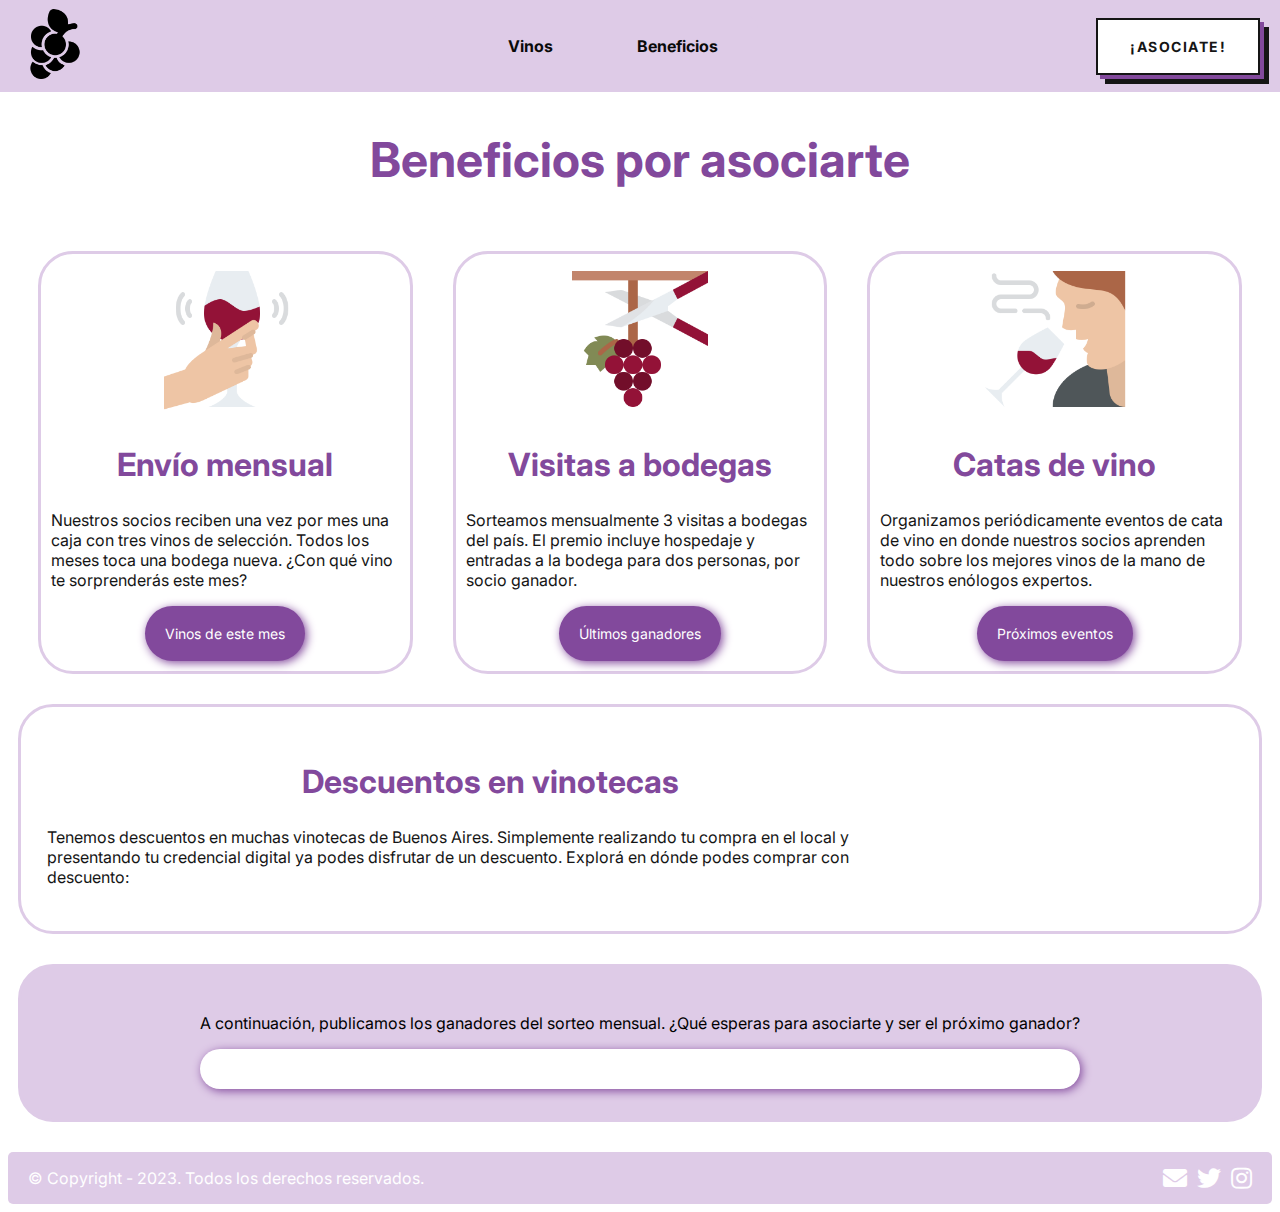
<file: Beneficios.html>
<!DOCTYPE html>
<html lang="en">

<head>
    <meta charset="UTF-8">
    <meta name="viewport" content="width=device-width, initial-scale=1.0">
    <title>Beneficios</title>
    <link rel="stylesheet" href="estilos/Asociate.css">
    <link rel="stylesheet" href="estilos/Beneficios.css">
    <link rel="stylesheet" href="estilos/General.css">
    <link rel="stylesheet" href="estilos/Vinos.css">
    <link rel="stylesheet" href="https://cdnjs.cloudflare.com/ajax/libs/font-awesome/5.15.4/css/all.min.css">
    <link rel="preconnect" href="https://fonts.googleapis.com">
    <link rel="preconnect" href="https://fonts.gstatic.com" crossorigin>
    <link href="https://fonts.googleapis.com/css2?family=Inter:wght@100;400;800&display=swap" rel="stylesheet">
</head>


<body>
    <header>
        <div class="header-logo">
            <a href="index.html">
                <img src="img/grape.png" alt="">
            </a>
        </div>
        <div class="header-menu">
            <nav>
                <ul>
                    <li><a href="Vinos.html">Vinos</a></li>
                    <li><a href="Beneficios.html">Beneficios</a></li>
                </ul>
            </nav>
        </div>
        <div class="header-boton">
            <a class="btn" href="Asociate.html">¡Asociate!</a>
        </div>
    </header>

    <h1>Beneficios por asociarte</h1>


    <div class="arriba__seccion">

        <div class="seccion">
            <div class="seccion__img">
                <img src="img/shaking.png" alt="imagen agitando vino">
            </div>
            <div class="seccion__info">
                <h2>Envío mensual</h2>
                <p>Nuestros socios reciben una vez por mes una caja con tres vinos de selección. Todos los meses toca
                    una bodega nueva. ¿Con qué vino te sorprenderás este mes? </p>
            </div>
            <a href="Vinos.html"><div class="btn-sec">
                <p>Vinos de este mes</p>
            </div></a>
        </div>

        <div class="seccion">
            <div class="seccion__img">
                <img src="img/harvesting.png" alt="imagen bodega">
            </div>
            <div class="seccion__info">
                <h2>Visitas a bodegas</h2>
                <p>Sorteamos mensualmente 3 visitas a bodegas del país. El premio incluye hospedaje y entradas a la
                    bodega para dos personas, por socio ganador.</p>
            </div>
            <a href="#ganadores"><div class="btn-sec">
                <p>Últimos ganadores</p>
            </div></a>
        </div>

        <div class="seccion">
            <div class="seccion__img">
                <img src="img/wine-tasting.png" alt="imagen cata de vino">
            </div>
            <div class="seccion__info">
                <h2>Catas de vino</h2>
                <p>Organizamos periódicamente eventos de cata de vino en donde nuestros socios aprenden todo sobre los
                    mejores vinos de la mano de nuestros enólogos expertos.</p>
            </div>
            <div class="btn-sec">
                <p>Próximos eventos</p>
            </div>
        </div>

    </div>

    <div class="abajo__seccion">
        <div class="seccion__info__abajo">
            <h2>Descuentos en vinotecas</h2>
            <p>Tenemos descuentos en muchas vinotecas de Buenos Aires. Simplemente realizando tu compra en el local y
                presentando tu credencial digital ya podes disfrutar de un descuento. Explorá en dónde podes comprar con
                descuento:</p>
        </div>
        <div class="seccion__mapa">
            <iframe
                src="https://www.google.com/maps/embed?pb=!1m16!1m12!1m3!1d52558.44818846383!2d-58.45581496467337!3d-34.5813205753158!2m3!1f0!2f0!3f0!3m2!1i1024!2i768!4f13.1!2m1!1svinotecas!5e0!3m2!1ses-419!2sar!4v1694886433534!5m2!1ses-419!2sar"
                width="100%" height="200" style="border:0;" allowfullscreen="" loading="lazy"
                referrerpolicy="no-referrer-when-downgrade"></iframe>
        </div>
    </div>

    <div class="seccion__sorteo" id="ganadores">
        <div class="ganadores">
            <p class="cardWinners__tittle" id="tittleCardsWinner"></p>
            <p> A continuación, publicamos los ganadores del sorteo mensual. ¿Qué esperas para asociarte y ser el próximo ganador?</p>
            <div class="cardWinners" id="cardWinners">
            </div>
        </div>
    </div>
    </div>

    <footer class="mi-footer">
        <div class="texto-footer">
          <p>&copy; Copyright - 2023. Todos los derechos reservados.</p>
        </div>
        <a class="link-footer" href="mailto:clubdevinos@gmail.com">
        <div class="icon-footer">
          <div class="icono">
            <span class="fas fa-envelope"></span>
          </div>
        </a>
        <a class="link-footer" href="https://twitter.com/">
          <div class="icono">
            <span class="fab fa-twitter"></span>
          </div>
        </a>
          <a class="link-footer" href="https://instagram.com/">
          <div class="icono">
            <span class="fab fa-instagram"></span>
          </div>
        </a>
        </div>
      </footer>
      
    <script src="./script/beneficios.js"></script>
</body>

</html>
</file>
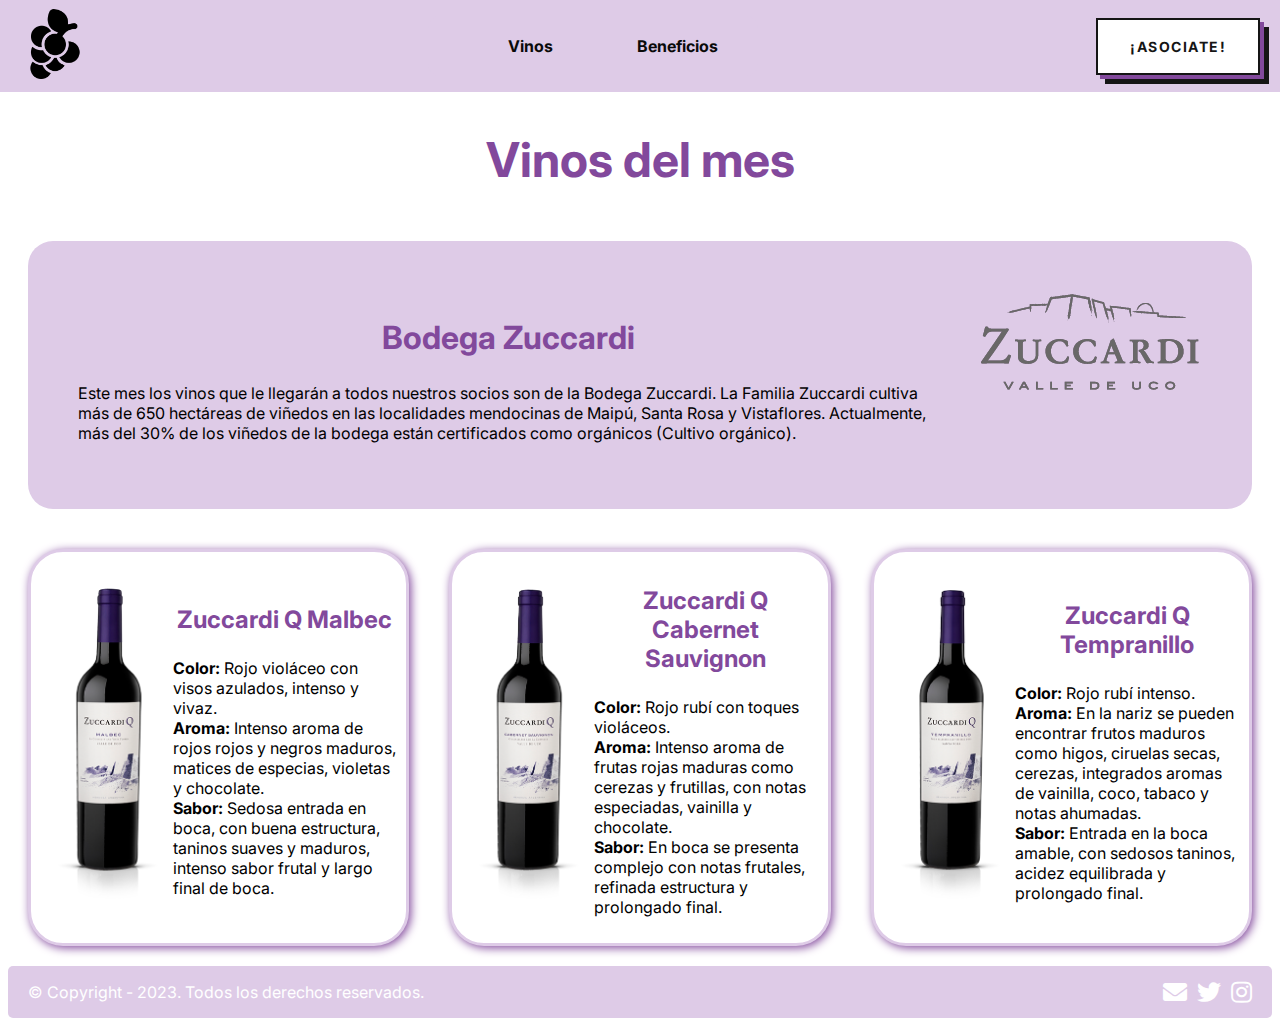
<file: Vinos.html>
<!DOCTYPE html>
<html lang="en">

<head>
    <meta charset="UTF-8">
    <meta name="viewport" content="width=device-width, initial-scale=1.0">
    <title>Vinos</title>
    <link rel="stylesheet" href="estilos/Asociate.css">
    <link rel="stylesheet" href="estilos/Beneficios.css">
    <link rel="stylesheet" href="estilos/General.css">
    <link rel="stylesheet" href="estilos/Vinos.css">
    <link rel="stylesheet" href="https://cdnjs.cloudflare.com/ajax/libs/font-awesome/5.15.4/css/all.min.css">
    <link rel="preconnect" href="https://fonts.googleapis.com">
    <link rel="preconnect" href="https://fonts.gstatic.com" crossorigin>
    <link href="https://fonts.googleapis.com/css2?family=Inter:wght@100;400;800&display=swap" rel="stylesheet">
</head>



<body>
    <header>
        <div class="header-logo">
            <a href="index.html">
                <img src="img/grape.png" alt="">
            </a>
        </div>
        <div class="header-menu">
            <nav>
                <ul>
                    <li><a href="Vinos.html">Vinos</a></li>
                    <li><a href="Beneficios.html">Beneficios</a></li>
                </ul>
            </nav>
        </div>
        <div class="header-boton">
            <a class="btn" href="Asociate.html">¡Asociate!</a>
        </div>
    </header>

    <h1>Vinos del mes</h1>

    <main>
        <div class="container-vinos">
            <div class="vinos-bodega">
                <div class="vinos-titulobodega">
                    <h2>Bodega Zuccardi</h2>
                    <p>Este mes los vinos que le llegarán a todos nuestros socios son de la Bodega Zuccardi. La Familia
                        Zuccardi cultiva más de 650 hectáreas de viñedos en las localidades mendocinas de Maipú, Santa
                        Rosa y Vistaflores. Actualmente, más del 30% de los viñedos de la bodega están certificados como
                        orgánicos (Cultivo orgánico).</p>
                </div>
                <div class="vinos-imagenbodega">
                    <img src="vinosimg/logo zuccardi.png" alt="centered image">
                </div>
            </div>
            <div class="vinos-vino1 tarjeta-vino">
                <div class="tarjeta-vino-imagen-container">
                    <img src="vinosimg/zucc-Q-malbec.png" alt="zuccadri malbec">
                </div>
                <div class="tarjeta-vino-contenido">
                    <h3>Zuccardi Q Malbec</h3>
                    <p><b>Color:</b> Rojo violáceo con visos azulados, intenso y vivaz.<br>
                        <b>Aroma: </b>Intenso aroma de rojos rojos y negros maduros, matices de especias, violetas y
                        chocolate.<br>
                        <b>Sabor:</b> Sedosa entrada en boca, con buena estructura, taninos suaves y maduros, intenso
                        sabor frutal y largo final de boca.
                    </p>
                </div>
            </div>
            <div class="vinos-vino2 tarjeta-vino">
                <div class="tarjeta-vino-imagen-container">
                    <img src="vinosimg/zucc-Q-cabernet-sauvignion.png" alt="zuccardi cabernet sauvignon">
                </div>
                <div class="tarjeta-vino-contenido">
                    <h3>Zuccardi Q Cabernet Sauvignon</h3>
                    <p><b>Color:</b> Rojo rubí con toques violáceos.<br>

                        <b>Aroma:</b> Intenso aroma de frutas rojas maduras como cerezas y frutillas, con notas
                        especiadas, vainilla y chocolate.<br>

                        <b>Sabor:</b> En boca se presenta complejo con notas frutales, refinada estructura y prolongado
                        final.
                    </p>
                </div>
            </div>
            <div class="vinos-vino3 tarjeta-vino">
                <div class="tarjeta-vino-imagen-container">
                    <img src="vinosimg/zucc-Q-tempranillo.png" alt="zuccardi zucc-Q-tempranillo">
                </div>
                <div class="tarjeta-vino-contenido">
                    <h3>Zuccardi Q Tempranillo</h3>
                    <p><b>Color:</b> Rojo rubí intenso.<br>

                        <b>Aroma:</b> En la nariz se pueden encontrar frutos maduros como higos, ciruelas secas, cerezas, integrados aromas de vainilla, coco, tabaco y notas ahumadas.<br>

                        <b>Sabor:</b> Entrada en la boca amable, con sedosos taninos, acidez equilibrada y prolongado final.
                    </p>
                </div>
            </div>
        </div>
    </main>
</body>



<footer class="mi-footer">
    <div class="texto-footer">
      <p>&copy; Copyright - 2023. Todos los derechos reservados.</p>
    </div>
    <a class="link-footer" href="mailto:clubdevinos@gmail.com">
    <div class="icon-footer">
      <div class="icono">
        <span class="fas fa-envelope"></span>
      </div>
    </a>
    <a class="link-footer" href="https://twitter.com/">
      <div class="icono">
        <span class="fab fa-twitter"></span>
      </div>
    </a>
      <a class="link-footer" href="https://instagram.com/">
      <div class="icono">
        <span class="fab fa-instagram"></span>
      </div>
    </a>
    </div>
  </footer>










</html>
</file>
<file: estilos/Asociate.css>
/*--------------------------------------------------*/
/* contenido para pantalla media
/*--------------------------------------------------*/
.content {
    height: 82vh;
    display: flex;
    align-items: center;
    justify-content: center;
    margin-bottom: 100px;
    

}

.form-content {
    width: 100%;
    max-width: 450;
    background-color: #DECBE7;
    padding: 30px 60px 30px;
    text-align: left;
    border-radius: 25px;
    text-align: right;
    margin-right: 300px;
    margin-left: 300px;

}


.menuAsociate {

    background-color: white;
    margin: 15px 0px;
    border-radius: 10px;
    display: flex;
    align-items: center;


}

input {
    width: 100%;
    background: transparent;
    border: 0;
    outline: none;
    padding: 18px 15px;
    font-size: large;
}


.input-group i {
    margin-left: 15px;
    color: #DECBE7;
    ;
}


input {
    padding: 10px;
    font-size: 16Px;
    height: 40px;
    border-radius: 8px;
    border: 0;
    cursor: pointer;
}

@media(max-width: 1024px) {
    .form-content {
        margin: 100px;
    }
}

/* Media query para dispositivos móviles */
@media (max-width: 720px) {
    .form-content {
        margin: 20px;
    }
}
</file>
<file: estilos/Beneficios.css>
.arriba__seccion {
    display: flex;
    justify-content: space-between;
    padding: 10px;
}

.seccion {
    justify-content: space-between;
    display: flex;
    flex-direction: column;
    width: 50%;
    padding: 10px;
    border: 2px solid #000000;
    align-items: center;
    background: white;

    color: #151515;
    border: solid 2px #151515;
    text-decoration: none;
    position: relative;
    z-index: 1;
    transition: 0.5s cubic-bezier(0.785, 0.135, 0.15, 0.86);
    border: solid 3px #DECBE7;
    border-radius: 35px;
    width: 100%;
    margin: 20px;

}


.abajo__seccion {
    justify-content: space-between;
    display: flex;
    padding: 10px;
    border: solid 3px #DECBE7;
    border-radius: 35px;
    align-items: center;
    background: white;

    color: #151515;
    text-decoration: none;
    position: relative;
    z-index: 1;
    transition: 0.5s cubic-bezier(0.785, 0.135, 0.15, 0.86);
    margin-right: 10px;
    margin-left: 10px;
    margin-bottom: 30px;

}

.seccion__info {
    justify-content: center;
    align-items: center;
}

.seccion__info__abajo {
    justify-content: left;
    align-items: center;
    text-align: left;

}
.seccion__info__abajo  p{
    margin: 1rem;
 }


.seccion__img img {
    height: 150px;
    width: auto;
}

.cajaimg__img {
    height: 400px;
    border-radius: 10px;
    box-shadow: 0px 13px 10px -6px rgba(0, 0, 0, 0.3);
}

iframe {
    border-radius: 0px;
    min-width: 300px;

}

.seccion__sorteo{
    display: flex;
    flex-direction: row;
    background-color: white;
    border-radius: 35px;
    padding: 30px;
    margin-bottom:30px;
    border: solid 3px #DECBE7;
    margin-right: 10px;
    margin-left: 10px;
    background-color: #DECBE7;
    justify-content: center;

}

.cardWinners{
    display: flex;
    flex-direction: row;
    justify-content: space-between;
    text-align: center;
border-radius: 35px;
    padding: 20px;
    box-shadow: 2px 2px 10px #82499C;
    background-color: white;
}


@media(max-width: 1024px) {

    .arriba__seccion {
        flex-direction: column;
        align-items: center;
        justify-content: space-between;
    }

    .seccion{
        flex-direction:row;
    }

    .cajaimg__img {
        height: 250px;
    }

    iframe {

        min-width: 0px;
    }

    .abajo__seccion {
        flex-direction: column;
    }
}


@media (max-width: 720px) {
    .arriba__seccion {
        flex-direction: column;
        align-items: center;
        justify-content: space-between;
    }

    .abajo__seccion {
        flex-direction: column;
        align-items: center;
        justify-content: space-between;
    }

    iframe {

        min-width: 0px;
    
    }


    .abajo__seccion {
        flex-direction: column;
    }

    .seccion{
        flex-direction:column;
    }





}
</file>
<file: estilos/General.css>
/* Estilos generales */

body {
    font-family: 'Inter', sans-serif;
    background-color: FFFFFF;
    margin-top: 130px;
}

h1 {
    color: #82499C;
    font-size: 48px;
    text-align: center;
}

h2 {
    color: #82499C;
    font-size: 32px;
    text-align: center;
}

h3 {
    color: #82499C;
    font-size: 24px;
    text-align: center;
}

.link-footer:link {
    color: white;
    text-decoration: none;
}

/* Enlace visitado */
.link-footer:visited {
    color: white;
}

/* Al pasar el mouse sobre el enlace */
.link-footer:hover {
    color: #82499C;
    text-decoration: none;
}

/* Enlace activo (cuando se hace clic) */
.link-footer:active {
    color: white;
}

.btn {
    background: white;
    box-shadow: 4px 4px #82499C, 9px 9px #151515;
    color: #151515;
    text-transform: lowercase;
    border: solid 2px #151515;
    text-decoration: none;
    padding: 18px 32px;
    display: inline-flex;
    align-items: center;
    font-size: 14px;
    font-weight: 700;
    position: relative;
    z-index: 1;
    transition: 0.5s cubic-bezier(0.785, 0.135, 0.15, 0.86);
    cursor: pointer;
    overflow: hidden;
    transition-delay: 0s !important;
    text-transform: uppercase !important;
    letter-spacing: 1.5px;
    font-family: 'Inter', sans-serif;
}

.btn::before {
    position: absolute;
    content: "";
    top: 0;
    right: 0;
    width: 0%;
    height: 100%;
    background: #151515;
    z-index: -1;
    transition: 0.5s cubic-bezier(0.785, 0.135, 0.15, 0.86);
}

.btn:hover::before {
    width: 100%;
    left: 0;
    right: unset;
}

.btn:hover {
    box-shadow: 0 0 #82499C, 0 0 #151515;
    color: white;
}

.btn-sec {
    background: #82499C;
    color: white;
    text-decoration: none;
    border-radius: 36px;
    padding: 5px 20px;
    display: inline-flex;
    align-items: center;
    font-size: 14px;
    position: relative;
    z-index: 1;
    transition: 0.5s cubic-bezier(0.785, 0.135, 0.15, 0.86);
    cursor: pointer;
    overflow: hidden;
    transition-delay: 0s !important;
    font-family: 'Inter', sans-serif;
    min-width: 80px;
    box-shadow: 2px 2px 10px #82499C;
}

.btn-sec::before {
    position: absolute;
    color: white;
    content: "";
    top: 0;
    right: 0;
    width: 0%;
    height: 100%;
    background: #151515;
    z-index: -1;
    transition: 0.5s cubic-bezier(0.785, 0.135, 0.15, 0.86);
}

.btn-sec:hover::before {
    width: 100%;
    left: 0;
    right: unset;
}

.btn-sec:hover {
    box-shadow: 0 0 #82499C, 0 0 #151515;
    color: white;
}


/*--------------------------------------------------*/
/* Estilos del footer
/*--------------------------------------------------*/
.mi-footer {
    display: flex;
    justify-content: space-between;
    align-items: center;
    background-color: #DECBE7;
    border: 1px solid none;
    padding: 0px 20px;
    border-radius: 5px;
    font-family: 'Inter', sans-serif;
}


.icon-footer {
    display: flex;
    margin: 0px;
    color: white;
    font-size: 24px;
    column-gap: 10px;
}

.texto-footer {
    margin: 0px;
    color: white
}



/*--------------------------------------------------*/
/* Estilos del header
/*--------------------------------------------------*/

header {
    margin: 0;
    height: fit-content;
    display: grid;
    justify-content: space-between;
    align-items: center;
    padding-right: 20px;
    background-color: #DECBE7;
    color: white;
    font-family: 'Inter', sans-serif;
    position: fixed;
    top: 0;
    left: 0;
    right: 0;
    z-index: 1000;
    display: grid;
    grid-template-rows: auto auto auto;
    grid-template-areas:
        "header-logo header-menu header-boton";
}

.header-logo img {
    width: auto;
    height: 70px;
    padding-left: 20px;
}

.header-logo {
    grid-area: header-logo;
}

nav {
    background-color: #DECBE7;
    border-radius: 12px;
    display: block;
}

nav ul a {
    color: rgb(10, 10, 10);
    display: inline-block;
    padding: 20px 40px 20px 40px;
    text-decoration: none;
    font-weight: bold;


}

nav ul li a:hover {
    background-color: #82499C;
    border-radius: 50px;
    transform: scale(1.1);
    border: 5px white;
    color: white;
    font-weight: bold;
}

.header-menu {
    grid-area: header-menu;
    list-style: none;
    padding: 0;
    margin: 0px;
    font-family: 'Inter', sans-serif;
    font-size: medium;
}

.header-menu li {
    display: inline;

}

.header-boton {
    grid-area: header-boton;
}


/* Media query para tablet */
@media(max-width: 1024px) {}

/* Media query para dispositivos móviles */
@media (max-width: 720px) {
    header {
        display: grid;
        grid-template-rows: auto auto;
        grid-template-columns: 50% auto;
        padding-bottom: 20px;
        grid-template-areas:
            "header-logo header-menu"
            "header-logo header-boton";
    }

    body {
        margin-top: 260px;
    }

    .header-logo img {
        width: auto;
        height: 120px;
        padding-left: 20px;
    }

    .header-menu {
        text-align: center;
        padding-right: 50px;
    }


    .header-boton {
        justify-content: center;
        text-align: center;
        margin-right: 10px;
    }
}
</file>
<file: estilos/Vinos.css>
/* Defino items del contenedor */
.vinos-titulopagina {
    grid-area: vinos-titulopagina;
}

.vinos-titulobodega {
    grid-area: vinos-titulobodega;
}

.vinos-imagenbodega {
    grid-area: vinos-imagenbodega;
    text-align: center;
    align-items: center;
}

.vinos-vino1 {
    grid-area: vinos-vino1;
}

.vinos-vino2 {
    grid-area: vinos-vino2;
}

.vinos-vino3 {
    grid-area: vinos-vino3;
}

/* Defino estilos del contenedor para desktop */
.container-vinos {
    display: grid;
    grid-template-rows: auto auto;
    grid-template-columns: 1fr 1fr 1fr;
    grid-template-areas:
        "vinos-bodega vinos-bodega vinos-bodega"
        "vinos-vino1 vinos-vino2 vinos-vino3";
}

.vinos-bodega {    
    display: flex;
    flex-direction: row;
    background-color: #DECBE7;
    border-radius: 25px;
    padding: 30px;
    margin:20px;
    grid-area: vinos-bodega;
}


/* Defino estilos del contenedor para tablet */
@media(max-width: 1024px) {
    .container-vinos {
        display: grid;
        grid-template-rows: auto auto;
        grid-template-columns: 1fr 1fr 1fr;
        grid-template-areas:
            "vinos-bodega vinos-bodega vinos-bodega"
            "vinos-vino1 vinos-vino2 vinos-vino3";
    }

    .vinos-bodega {    
        display: flex;
        flex-direction: column;
        text-align: center;
    }
}

/* Defino estilos del contenedor para mobile */
@media(max-width: 720px) {
    .container-vinos {
        display: grid;
        grid-template-rows: auto auto auto auto;
        grid-template-columns: 1fr;
        grid-template-areas:
            "vinos-bodega"
            "vinos-vino1"
            "vinos-vino2"
            "vinos-vino3";
    }
}


/* Estilos para la tarjeta de vino */
.tarjeta-vino {
    display: flex;
    overflow: hidden;
    max-width: 100%;
    margin: 20px;
    justify-content: space-evenly;
    align-items: center;
    background: white;
    box-shadow: 2px 2px 10px #82499C;
    border: solid 2px #151515;
    text-decoration: none;
    align-items: center;
    position: relative;
    z-index: 1;
    transition: 0.5s cubic-bezier(0.785, 0.135, 0.15, 0.86);
    overflow: hidden;
    border: solid 3px #DECBE7;
    border-radius: 35px;
    padding: 10px;
}

.tarjeta-vino-imagen-container {
    flex: 1;
    position: relative;
    padding: 10px;
}

.tarjeta-vino-imagen-container img {
    max-width: 100%;
    height: auto;
}

.tarjeta-vino-contenido {
    flex: 2;
    text-align: left;
    align-items: center;
}

.vinos-imagenbodega { 
    margin: 20px;
}

.vinos-titulobodega{ 
    margin: 20px;
}
</file>
